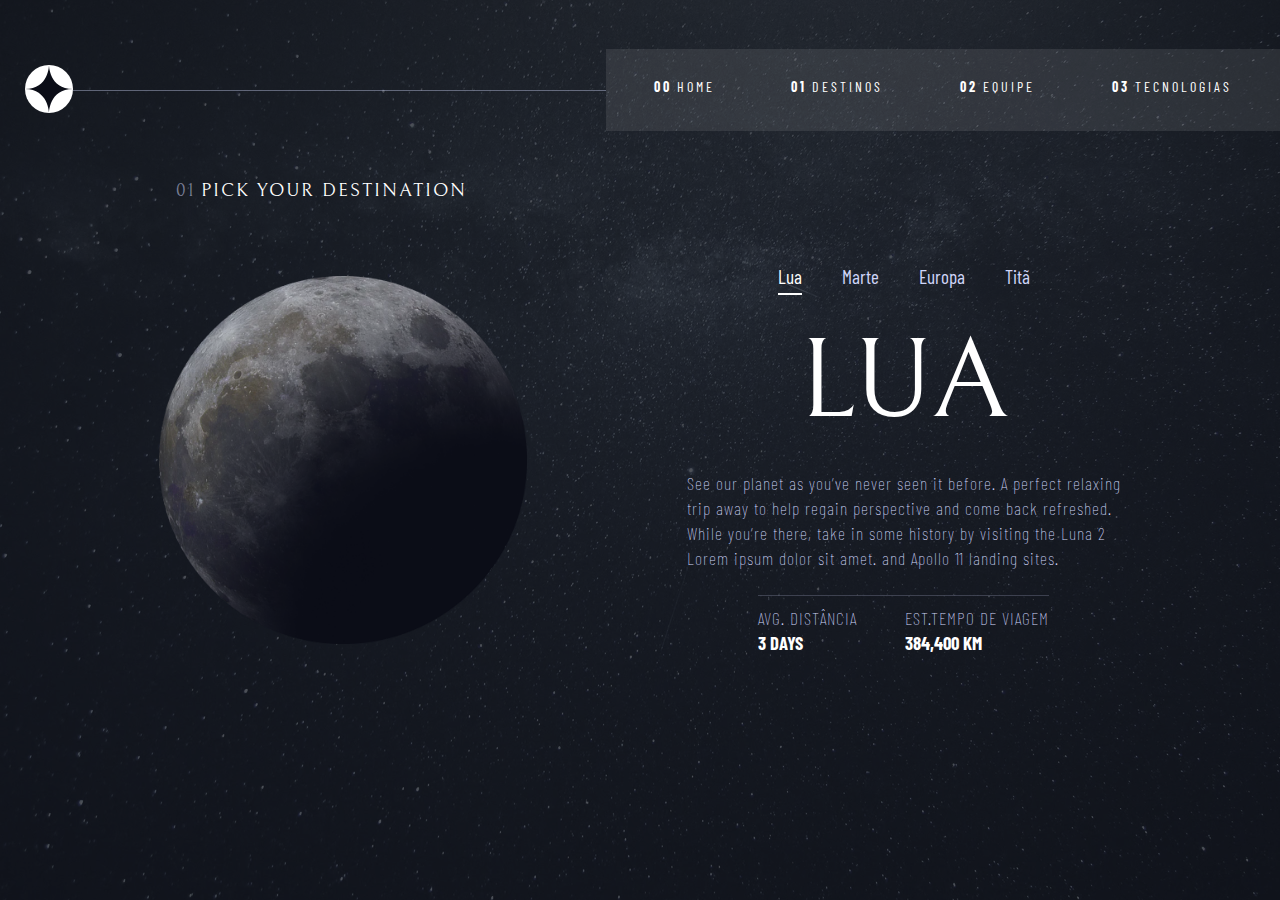
<file: destino.html>
<!DOCTYPE html>
<html lang="en">

<head>
    <meta charset="UTF-8">
    <meta name="viewport" content="width=device-width, initial-scale=1.0">
    <title>Destino</title>

    <link href="https://fonts.googleapis.com/css2?family=Bellefair&display=swap" rel="stylesheet">
    <link rel="stylesheet" href="styles/global.css">
    <link rel="stylesheet" href="styles/destino.css">
</head>

<body>
    <header>
        <nav>
            <div>
                <svg xmlns="http://www.w3.org/2000/svg" width="48" height="48" viewBox="0 0 48 48" fill="none">
                    <circle cx="24" cy="24" r="24" fill="white" />
                    <path fill-rule="evenodd" clip-rule="evenodd"
                        d="M24 0C24 0 24 24 0 24C23.5776 24.1714 24 48 24 48C24 48 24 24 48 24C24 24 24 0 24 0Z"
                        fill="#0B0D17" />
                </svg>
            </div>
            <div class="line-division"></div>
            <div>
                <ul class="menu-bar">
                    <li><a href="index.html"> <strong>00</strong> Home</a></li>
                    <li class="highlight-page"><a href="destino.html"> <strong>01</strong> Destinos</a></li>
                    <li><a href="equipe.html"> <strong>02</strong> Equipe</a></li>
                    <li><a href="tecnologias.html"> <strong>03</strong> Tecnologias</a></li>
                </ul>
            </div>
        </nav>
    </header>
    <main>
            <h3 class="title"><span class="span-numbers">01</span>Pick your destination</h3>
            <div class="container-main" id="lua">
                <img src="assets/img/lua.png" alt="">
                <div class="content">
                    <div class="container-subnavegations">
                        <li class="highlight-li" onclick="mostrarConteudo('lua')">Lua</li>
                        <li onclick="mostrarConteudo('marte')">Marte</li>
                        <li onclick="mostrarConteudo('europa')">Europa</li>
                        <li onclick="mostrarConteudo('tita')">Titã</li>
                    </div>
                    <div>
                        <h1>LUA</h1>
                    </div>
                    <div>
                        <p>See our planet as you’ve never seen it before. A perfect relaxing <br> trip away to help
                            regain
                            perspective and come back refreshed. <br> While you’re there, take in some history by
                            visiting the
                            Luna 2 <br> Lorem ipsum dolor sit amet. and Apollo 11 landing sites.</p>
                    </div>
                    <div class="content-informations">
                        <div>
                            <p>AVG. DISTÂNCIA</p>
                            <h3>3 DAYS</h3>
                        </div>
                        <div>
                            <p>EST.TEMPO DE VIAGEM</p>
                            <h3>384,400 KM</h3>
                        </div>
                    </div>
                </div>
            </div>

            <div class="container-main" id="marte" style="display: none;">
                <img src="assets/img/marte.png" alt="">
                <div class="content">
                    <div class="container-subnavegations">
                        <li onclick="mostrarConteudo('lua')">Lua</li>
                        <li class="highlight-li" onclick="mostrarConteudo('marte')">Marte</li>
                        <li onclick="mostrarConteudo('europa')">Europa</li>
                        <li onclick="mostrarConteudo('tita')">Titã</li>
                    </div>
                    <div>
                        <h1>MARTE</h1>
                    </div>
                    <div>
                        <p>See our planet as you’ve never seen it before. A perfect relaxing <br> trip away to help
                            regain
                            perspective and come back refreshed. <br> While you’re there, take in some history by
                            visiting the
                            Luna 2 <br> Lorem ipsum dolor sit amet. and Apollo 11 landing sites.</p>
                    </div>
                    <div class="content-informations">
                        <div>
                            <p>AVG. DISTÂNCIA</p>
                            <h3>3 DAYS</h3>
                        </div>
                        <div>
                            <p>EST.TEMPO DE VIAGEM</p>
                            <h3>384,400 KM</h3>
                        </div>
                    </div>
                </div>
            </div>

            <div class="container-main" id="europa" style="display: none;">
                <img src="assets/img/europa.png" alt="">
                <div class="content">
                    <div class="container-subnavegations">
                        <li onclick="mostrarConteudo('lua')">Lua</li>
                        <li  onclick="mostrarConteudo('marte')">Marte</li>
                        <li class="highlight-li" onclick="mostrarConteudo('europa')">Europa</li>
                        <li onclick="mostrarConteudo('tita')">Titã</li>
                    </div>
                    <div>
                        <h1>EUROPA</h1>
                    </div>
                    <div>
                        <p>See our planet as you’ve never seen it before. A perfect relaxing <br> trip away to help
                            regain
                            perspective and come back refreshed. <br> While you’re there, take in some history by
                            visiting the
                            Luna 2 <br> Lorem ipsum dolor sit amet. and Apollo 11 landing sites.</p>
                    </div>
                    <div class="content-informations">
                        <div>
                            <p>AVG. DISTÂNCIA</p>
                            <h3>3 DAYS</h3>
                        </div>
                        <div>
                            <p>EST.TEMPO DE VIAGEM</p>
                            <h3>384,400 KM</h3>
                        </div>
                    </div>
                </div>
            </div>

            <div class="container-main" id="tita" style="display: none;">
                <img src="assets/img/titan.png" alt="">
                <div class="content">
                    <div class="container-subnavegations">
                        <li onclick="mostrarConteudo('lua')">Lua</li>
                        <li  onclick="mostrarConteudo('marte')">Marte</li>
                        <li onclick="mostrarConteudo('europa')">Europa</li>
                        <li class="highlight-li" onclick="mostrarConteudo('tita')">Titã</li>
                    </div>
                    <div>
                        <h1>TITÃ</h1>
                    </div>
                    <div>
                        <p>See our planet as you’ve never seen it before. A perfect relaxing <br> trip away to help
                            regain
                            perspective and come back refreshed. <br> While you’re there, take in some history by
                            visiting the
                            Luna 2 <br> Lorem ipsum dolor sit amet. and Apollo 11 landing sites.</p>
                    </div>
                    <div class="content-informations">
                        <div>
                            <p>AVG. DISTÂNCIA</p>
                            <h3>3 DAYS</h3>
                        </div>
                        <div>
                            <p>EST.TEMPO DE VIAGEM</p>
                            <h3>384,400 KM</h3>
                        </div>
                    </div>
                </div>
            </div>
    </main>
</body>
<script>
    function mostrarConteudo(destino) {
        const destinos = ['lua', 'marte', 'europa', 'tita'];

        for (const d of destinos) {
            const container = document.getElementById(d);
            if (d === destino) {
                container.style.display = 'flex';
            } else {
                container.style.display = 'none';
            }
        }
    }
</script>

</html>
</file>
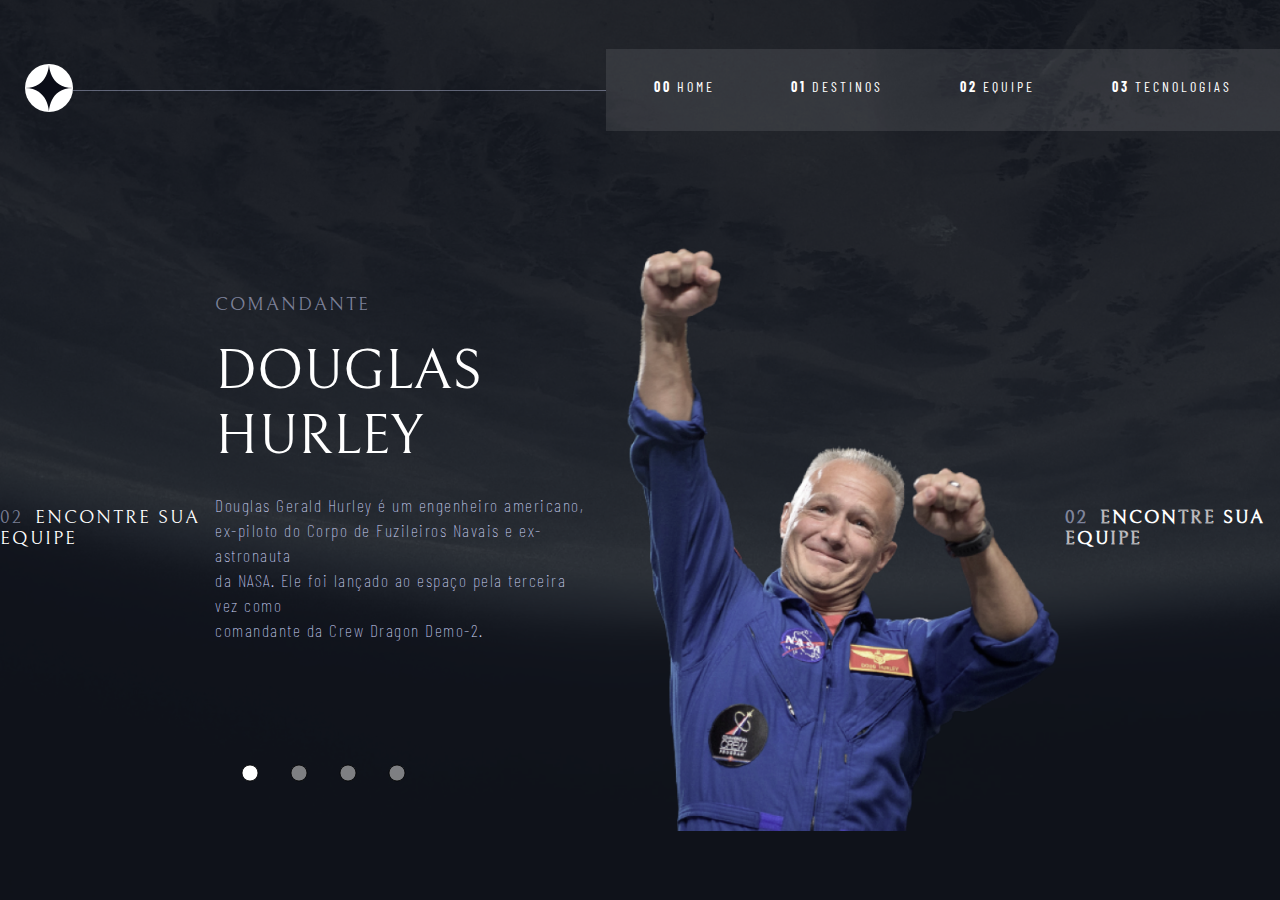
<file: equipe.html>
<!DOCTYPE html>
<html lang="pt-br">

<head>
    <meta charset="UTF-8">
    <meta name="viewport" content="width=device-width, initial-scale=1.0">
    <title>Nossa Equipe</title>
    <link href="https://fonts.googleapis.com/css2?family=Bellefair&display=swap" rel="stylesheet">
    <link rel="stylesheet" href="styles/global.css">
    <link rel="stylesheet" href="styles/equipe.css">
</head>

<body>
    <header>
        <nav>
            <div>
                <svg xmlns="http://www.w3.org/2000/svg" width="48" height="48" viewBox="0 0 48 48" fill="none">
                    <circle cx="24" cy="24" r="24" fill="white" />
                    <path fill-rule="evenodd" clip-rule="evenodd"
                        d="M24 0C24 0 24 24 0 24C23.5776 24.1714 24 48 24 48C24 48 24 24 48 24C24 24 24 0 24 0Z"
                        fill="#0B0D17" />
                </svg>
            </div>
            <div class="line-division"></div>
            <div>
                <ul class="menu-bar">
                    <li><a href="index.html"> <strong>00</strong> Home</a></li>
                    <li><a href="destino.html"> <strong>01</strong> Destinos</a></li>
                    <li class="highlight-page"><a href="equipe.html"> <strong>02</strong> Equipe</a></li>
                    <li><a href="tecnologias.html"> <strong>03</strong> Tecnologias</a></li>
                </ul>
            </div>
        </nav>
    </header>
    <main>
        <div class="container-main" id="container-1" >
            <div class="meet">
                <h3> <span class="span-numbers">02</span> ENCONTRE SUA EQUIPE</h3>
            </div>
            <div class="content-main">
                <div class="container-text">
                    <h3>Comandante</h3>
                    <h1>DOUGLAS HURLEY</h1>
                    <p>Douglas Gerald Hurley é um engenheiro americano, <br>ex-piloto do Corpo de Fuzileiros Navais e
                        ex-astronauta<br> da NASA. Ele foi lançado ao espaço pela terceira vez como <br>comandante da
                        Crew Dragon Demo-2.</p>
                </div>
                <div class="inputs">
                    <svg xmlns="http://www.w3.org/2000/svg" class="navigation-button active" width="20"  viewBox="0 0 50 50" onclick="mostrarConteudo(1)">
                        <circle cx="25" cy="25" r="20" fill="white" stroke="black" stroke-width="2"/>
                    </svg>
                    
                    <svg xmlns="http://www.w3.org/2000/svg" class="navigation-button" width="20"   viewBox="0 0 50 50" onclick="mostrarConteudo(2)">
                        <circle cx="25" cy="25" r="20" fill="#CCCCCC" stroke="black" stroke-width="2"/>
                    </svg>
                    
                    <svg xmlns="http://www.w3.org/2000/svg" class="navigation-button" width="20"  viewBox="0 0 50 50" onclick="mostrarConteudo(3)">
                        <circle cx="25" cy="25" r="20" fill="#CCCCCC" stroke="black" stroke-width="2"/>
                    </svg>
                    
                    <svg xmlns="http://www.w3.org/2000/svg" class="navigation-button" width="20"  viewBox="0 0 50 50" onclick="mostrarConteudo(4)">
                        <circle cx="25" cy="25" r="20" fill="#CCCCCC" stroke="black" stroke-width="2"/>
                    </svg>                    
                </div>
            </div>
            <div>
                <img src="assets/img/douglas.png" alt="">
            </div>
            <div class="meet2">
                <h3> <span class="span-numbers">02</span> ENCONTRE SUA EQUIPE</h3>
            </div>
        </div> 

        <div class="container-main" id="container-2" style="display: none;">
            <div class="content-main">
                <div class="meet">
                    <h3> <span class="span-numbers">02</span> ENCONTRE SUA EQUIPE</h3>
                </div>
                <div class="container-text">
                    <h3>Comandante</h3>
                    <h1>DOUGLAS HURLEY</h1>
                    <p>Douglas Gerald Hurley é um engenheiro americano, <br>ex-piloto do Corpo de Fuzileiros Navais e
                        ex-astronauta<br> da NASA. Ele foi lançado ao espaço pela terceira vez como <br>comandante da
                        Crew Dragon Demo-2.</p>
                </div>
                <div class="inputs">
                    <svg xmlns="http://www.w3.org/2000/svg" class="navigation-button" width="20"   viewBox="0 0 50 50" onclick="mostrarConteudo(1)">
                        <circle cx="25" cy="25" r="20" fill="#CCCCCC" stroke="black" stroke-width="2"/>
                    </svg>
                    
                    <svg xmlns="http://www.w3.org/2000/svg" class="navigation-button active" width="20"  viewBox="0 0 50 50" onclick="mostrarConteudo(2)">
                        <circle cx="25" cy="25" r="20" fill="white" stroke="black" stroke-width="2"/>
                    </svg>
                    
                    <svg xmlns="http://www.w3.org/2000/svg" class="navigation-button" width="20"  viewBox="0 0 50 50" onclick="mostrarConteudo(3)">
                        <circle cx="25" cy="25" r="20" fill="#CCCCCC" stroke="black" stroke-width="2"/>
                    </svg>
                    
                    <svg xmlns="http://www.w3.org/2000/svg" class="navigation-button" width="20"  viewBox="0 0 50 50" onclick="mostrarConteudo(4)">
                        <circle cx="25" cy="25" r="20" fill="#CCCCCC" stroke="black" stroke-width="2"/>
                    </svg>                    
                </div>
            </div>
            <div>
                <img src="assets/img/mark.png" alt="">
            </div>
            <div class="meet2">
                <h3> <span class="span-numbers">02</span> ENCONTRE SUA EQUIPE</h3>
            </div>
        </div> 

        <div class="container-main" id="container-3" style="display: none;">
            <div class="meet">
                <h3> <span class="span-numbers">02</span> ENCONTRE SUA EQUIPE</h3>
            </div>
            <div class="content-main">
                <div class="container-text">
                    <h3>Comandante</h3>
                    <h1>DOUGLAS HURLEY</h1>
                    <p>Douglas Gerald Hurley é um engenheiro americano, <br>ex-piloto do Corpo de Fuzileiros Navais e
                        ex-astronauta<br> da NASA. Ele foi lançado ao espaço pela terceira vez como <br>comandante da
                        Crew Dragon Demo-2.</p>
                </div>
                <div class="inputs">
                    <svg xmlns="http://www.w3.org/2000/svg" class="navigation-button" width="20"   viewBox="0 0 50 50" onclick="mostrarConteudo(1)">
                        <circle cx="25" cy="25" r="20" fill="#CCCCCC" stroke="black" stroke-width="2"/>
                    </svg>
                    
                    <svg xmlns="http://www.w3.org/2000/svg" class="navigation-button" width="20"   viewBox="0 0 50 50" onclick="mostrarConteudo(2)">
                        <circle cx="25" cy="25" r="20" fill="#CCCCCC" stroke="black" stroke-width="2"/>
                    </svg>
                    
                    <svg xmlns="http://www.w3.org/2000/svg" class="navigation-button active" width="20"  viewBox="0 0 50 50" onclick="mostrarConteudo(3)">
                        <circle cx="25" cy="25" r="20" fill="white" stroke="black" stroke-width="2"/>
                    </svg>
                    
                    <svg xmlns="http://www.w3.org/2000/svg" class="navigation-button" width="20"  viewBox="0 0 50 50" onclick="mostrarConteudo(4)">
                        <circle cx="25" cy="25" r="20" fill="#CCCCCC" stroke="black" stroke-width="2"/>
                    </svg>                    
                </div>
                <div>
                    <img src="assets/img/victor.png" alt="">
                </div>
                <div class="meet2">
                    <h3> <span class="span-numbers">02</span> ENCONTRE SUA EQUIPE</h3>
                </div>
                
            </div>
           
        </div> 

        <div class="container-main" id="container-4" style="display: none;">
            <div class="content-main">
                <div class="meet">
                    <h3> <span class="span-numbers">02</span> ENCONTRE SUA EQUIPE</h3>
                </div>
                <div class="container-text">
                    <h3>Comandante</h3>
                    <h1>DOUGLAS HURLEY</h1>
                    <p>Douglas Gerald Hurley é um engenheiro americano, <br>ex-piloto do Corpo de Fuzileiros Navais e
                        ex-astronauta<br> da NASA. Ele foi lançado ao espaço pela terceira vez como <br>comandante da
                        Crew Dragon Demo-2.</p>
                </div>
                <div class="inputs">
                    <svg xmlns="http://www.w3.org/2000/svg" class="navigation-button" width="20"   viewBox="0 0 50 50" onclick="mostrarConteudo(1)">
                        <circle cx="25" cy="25" r="20" fill="#CCCCCC" stroke="black" stroke-width="2"/>
                    </svg>
                    
                    <svg xmlns="http://www.w3.org/2000/svg" class="navigation-button" width="20"   viewBox="0 0 50 50" onclick="mostrarConteudo(2)">
                        <circle cx="25" cy="25" r="20" fill="#CCCCCC" stroke="black" stroke-width="2"/>
                    </svg>
                    
                    <svg xmlns="http://www.w3.org/2000/svg" class="navigation-button" width="20"  viewBox="0 0 50 50" onclick="mostrarConteudo(3)">
                        <circle cx="25" cy="25" r="20" fill="#CCCCCC" stroke="black" stroke-width="2"/>
                    </svg>
                    
                    <svg xmlns="http://www.w3.org/2000/svg" class="navigation-button active" width="20"  viewBox="0 0 50 50" onclick="mostrarConteudo(4)">
                        <circle cx="25" cy="25" r="20" fill="white" stroke="black" stroke-width="2"/>
                    </svg>
                                     
                </div>
            </div>
            <div>
                <img src="assets/img/woman.png" alt="">
            </div>
            <div class="meet2">
                <h3> <span class="span-numbers">02</span> ENCONTRE SUA EQUIPE</h3>
            </div>
        </div> 
    </main>
    <script>
        function mostrarConteudo(containerId) {
            const containers = document.querySelectorAll('.container-main');

            containers.forEach(container => {
                container.style.display = 'none';
            });

            const container = document.getElementById(`container-${containerId}`);
            const button = document.querySelector(`.buttons[data-container="${containerId}"]`);

            if (container) {
                container.style.display = 'flex';
                button.style.backgroundColor = 'white';
            }
        }
    </script>
</body>

</html>
</file>
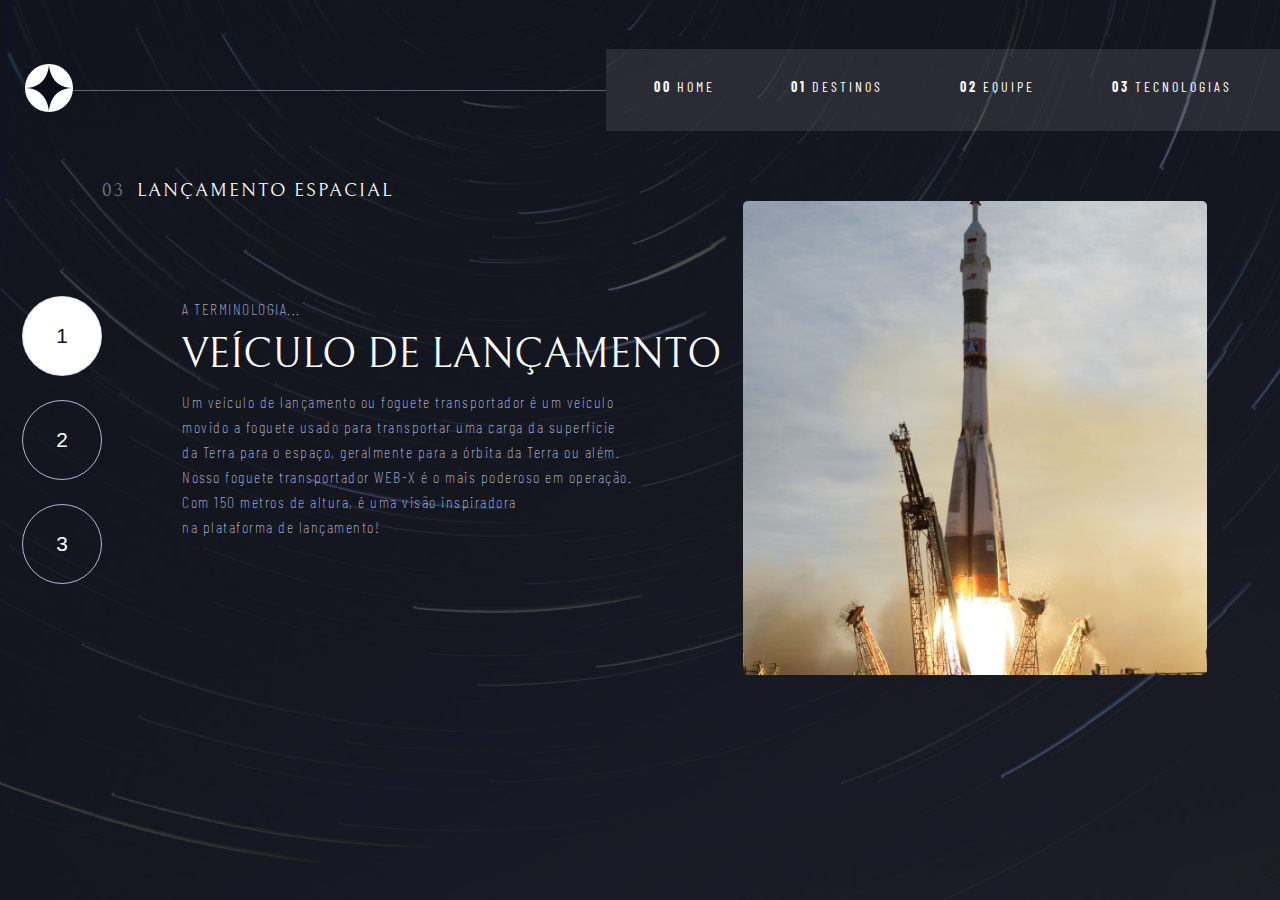
<file: tecnologias.html>
<!DOCTYPE html>
<html lang="en">

<head>
    <meta charset="UTF-8">
    <meta name="viewport" content="width=device-width, initial-scale=1.0">
    <title>Tecnologias</title>
    <link rel="stylesheet" href="styles/global.css">
    <link rel="stylesheet" href="styles/tecnologias.css">
</head>

<body>
    <header>
        <nav>
            <div>
                <svg xmlns="http://www.w3.org/2000/svg" width="48" height="48" viewBox="0 0 48 48" fill="none">
                    <circle cx="24" cy="24" r="24" fill="white" />
                    <path fill-rule="evenodd" clip-rule="evenodd"
                        d="M24 0C24 0 24 24 0 24C23.5776 24.1714 24 48 24 48C24 48 24 24 48 24C24 24 24 0 24 0Z"
                        fill="#0B0D17" />
                </svg>
            </div>
            <div class="line-division"></div>
            <div>
                <ul class="menu-bar">
                    <li><a href="index.html"> <strong>00</strong> Home</a></li>
                    <li><a href="destino.html"> <strong>01</strong> Destinos</a></li>
                    <li><a href="equipe.html"> <strong>02</strong> Equipe</a></li>
                    <li class="highlight-page"><a href="tecnologias.html"> <strong>03</strong> Tecnologias</a></li>
                </ul>
            </div>
        </nav>
    </header>
    <main>
        <h3 class="title"> <span class="span-numbers">03 </span> LANÇAMENTO ESPACIAL</h3>

        <div class="container-main" id="container-1">
            <div class="repair-content">
                <div class="container-text">
                    <p>A TERMINOLOGIA...</p>
                    <h1>VEÍCULO DE LANÇAMENTO</h1>
                    <p>Um veículo de lançamento ou foguete transportador é um veículo <br> movido a foguete usado para
                        transportar uma carga da superfície <br> da Terra para o espaço, geralmente para a órbita da
                        Terra
                        ou além. <br>
                        Nosso foguete transportador WEB-X é o mais poderoso em operação. <br> Com 150 metros de altura,
                        é
                        uma visão
                        inspiradora <br> na plataforma de lançamento!
                    </p>
                </div>
                <div class="container-buttons">
                    <button type="button" class="buttons  highlight-button" onclick="mostrarConteudo(1)"> 1 </button>
                    <button type="button" class="buttons " onclick="mostrarConteudo(2)"> 2 </button>
                    <button type="button" class="buttons" onclick="mostrarConteudo(3)"> 3 </button>
                </div>
            </div>
            <div class="container-img container-img1">
                <img src="assets/img/foguete.png" alt="foguete">
            </div>

        </div>
        <div class="container-main" id="container-2" style="display: none;">
            <div class="repair-content">
                <div class="container-text">
                    <p>A TERMINOLOGIA...</p>
                    <h1>VEÍCULO DE LANÇAMENTO</h1>
                    <p>Um veículo de lançamento ou foguete transportador é um veículo <br> movido a foguete usado para
                        transportar uma carga da superfície <br> da Terra para o espaço, geralmente para a órbita da
                        Terra
                        ou além. <br>
                        Nosso foguete transportador WEB-X é o mais poderoso em operação. <br> Com 150 metros de altura,
                        é
                        uma visão
                        inspiradora <br> na plataforma de lançamento!
                    </p>
                </div>
                <div class="container-buttons">
                    <button type="button" class="buttons " onclick="mostrarConteudo(1)"> 1 </button>
                    <button type="button" class="buttons highlight-button" onclick="mostrarConteudo(2)"> 2 </button>
                    <button type="button" class="buttons" onclick="mostrarConteudo(3)"> 3 </button>
                </div>
            </div>
            <div class="container-img container-img2">
                <img src="assets/img/spaceport.jpg" alt="Terra vista do espaço">
            </div>

        </div>
        <div class="container-main" id="container-3" style="display: none;">
            <div class="repair-content">
                <div class="container-text">
                    <p>A TERMINOLOGIA...</p>
                    <h1>CAPSULA DO ESPAÇO</h1>
                    <p>Um veículo de lançamento ou foguete transportador é um veículo <br> movido a foguete usado para
                        transportar uma carga da superfície <br> da Terra para o espaço, geralmente para a órbita da
                        Terra
                        ou além. <br>
                        Nosso foguete transportador WEB-X é o mais poderoso em operação. <br> Com 150 metros de altura,
                        é
                        uma visão
                        inspiradora <br> na plataforma de lançamento!
                    </p>
                </div>
                <div class="container-buttons">
                    <button type="button" class="buttons " onclick="mostrarConteudo(1)"> 1 </button>
                    <button type="button" class="buttons " onclick="mostrarConteudo(2)"> 2 </button>
                    <button type="button" class="buttons highlight-button" onclick="mostrarConteudo(3)"> 3 </button>
                </div>
            </div>
            <div class="container-img container-img3">
                <img src="assets/img/capsula.png" alt="Capsula">
            </div>
        </div>
    </main>
    <script>
        function mostrarConteudo(containerId) {
            const containers = document.querySelectorAll('.container-main');

            containers.forEach(container => {
                container.style.display = 'none';
            });

            const container = document.getElementById(`container-${containerId}`);
            if (container) {
                container.style.display = 'flex';            }

        }
    </script>
</body>

</html>
</file>
<file: styles/global.css>
@import url('https://fonts.googleapis.com/css2?family=Barlow+Condensed&family=Bellefair&display=swap');
*{
    margin: 0;
    padding: 0;
    box-sizing: border-box;
}
main{
    height: 80vh;
}
svg{
    margin-left: 25px;
}
nav {
    position: relative;
    display: flex;
    justify-content: space-between;
    align-items: center;
    height: 20vh;
    max-width: 100%;
}
.menu-bar {
    display: flex;
    gap: 6vw;
    padding: 1.8rem 3rem 1.8rem 3rem;
    background: rgba(255, 255, 255, 0.096);
    list-style: none;

}
.line-division{
    width: 100%;
    height: 1px;
    background-color: #d0d6f966;
}

.menu-bar a {
    display: flex;
    gap: 5px;
    color: #FFF;
    font-family: Barlow Condensed;
    font-size: 14px;
    font-weight: 400;
    line-height: normal;
    letter-spacing: 3px;
    text-transform: uppercase;
    text-decoration: none;
}
.menu-bar a:hover{
    color: #ffffff83;
}
.span-numbers{
    color: #d0d6f98a;
    padding-right: 5px;
}

/* destaques*/

.highlight-page {
    position: relative;
    padding-bottom: 8px;
}

.highlight-page::after {
    content: '';
    display: block;
    border-bottom: 2px solid #D0D6F9; 
    width: 0; 
    position: absolute;
    left: 0;
    bottom: 0;
    animation: slideIn 1s ease-out forwards; 
    
}
.menu-icon {
    display: none;
    font-size: 45px;
    margin-right: 30px;
    cursor: pointer;
    color: #D0D6F9;
    transition: transform 0.3s ease-in-out;
}
.menu-icon.active {
    transform: rotate(90deg);
}
@keyframes slideIn {
    0% {
        width: 0; 
    }
    100% {
        width: 100%; 
    }
}

@media (max-width: 600px) {
    .menu-bar{
        flex-wrap: wrap;
    }
}
</file>
<file: styles/destino.css>
body{
    background-image: url(../assets/img/fundo-destinos.png);
    background-color: #131720;
    background-size: cover;
    background-repeat: no-repeat;
    background-attachment: fixed;
    font-family: Barlow Condensed;
    color: #ffffff;
}
main{
    width: 100%;
}
.title{
    color: #ffffff;
    font-weight: 300;
    letter-spacing: 2px;
    margin: 0 0 4rem 11rem;
    font-family: Bellefair;
    text-transform: uppercase;
}
img{
    width: 23rem;
}
.container-main{
    display: flex;
    position: absolute;
    align-items: center;
    justify-content: space-evenly;
    width: 100%;
    max-height: 100%;
}
.content{
    display: flex;
    flex-direction: column;
    justify-content: center;
    align-items: center;
    gap: 1.5rem;
}
.container-subnavegations{
    display: flex;
    gap: 2.5rem;
 
}

.container-subnavegations li{
    list-style: none;
    color: #D0D6F9;
    text-decoration: none;
    font-weight: 400;
    font-size: 1.2rem;
    cursor: pointer;
}

.container-subnavegations li:hover{
    border-bottom: #d0d6f9b6 solid 2px;
    padding-bottom: 5px;
    color: #ffffff92;
    transition: .1s;
}
.content-informations{
    display: flex;
    gap: 3rem;
    border-top: solid 1px #d0d6f937;
    padding-top: 10px;

}

/*destaques*/
.container-subnavegations .highlight-li{
    color: #ffffff;
    border-bottom: 2px solid #ffffff;
    padding-bottom: 5px;
}
h1{
    font-family: Bellefair;
    font-weight: 400;
    font-size: 7em;
}
p{
    color: #D0D6F9;
    font-family: Barlow Condensed;
    font-size: 1.1rem;
    font-weight: 100;
    line-height: 25px;
    letter-spacing: 1px;
}
@media (max-width: 800px) {
    main{
        margin-bottom: 50px;
    }
    .container-main{
        flex-direction: column;
        text-align: center;
       
    }
    .title{
        margin: 0 0 50px 25px;
    }
    img{
        margin-bottom: 50px;
    }
}
</file>
<file: styles/equipe.css>
body{
    background-image: url(../assets/img/fundo-equipe.png);
    background-color: #131720;
    background-repeat: no-repeat;
    background-attachment: fixed;
    background-size: cover;
    color: #fff;
}
main{
    display: flex;
    justify-content: center;
    align-items: center;
    gap: 3rem;
}
main img
{
    width: 480px;
    height: 585px;
}
.container-main{
    position: absolute;
    display: flex;
    align-items: center;
    justify-content: center;
}
.content-main{
    display: flex;
    flex-direction: column;
    gap: 6rem;
 }


.meet .meet2{
    font-family: Barlow Condensed;
}
.meet h3, .meet2{
    color: #ffffff;
    font-weight: 300;
    letter-spacing: 2px;
    font-family: Bellefair;
}
.container-text h1, h3, p{
    padding-bottom: 1.5rem;
}
.container-text h3{
    color: #d0d6f98a;
    font-family: Bellefair;
    text-transform: uppercase;
    font-weight: 400;
    letter-spacing: 2px;

}
.container-text h1{
    font-weight: 500;
    font-size: 56px;
    font-family: Bellefair;
}
.container-text p{
    color: #D0D6F9;
    font-family: Barlow Condensed;
    font-size: 1.1rem;
    font-weight: 100;
    line-height: 25px;
    letter-spacing: 1.5px;
}
.inputs input{
    margin-right: 10px ;   
}
/*Nevagations*/
.navigation-button {
    cursor: pointer;
}

.navigation-button.active circle {
    fill: white;
}

.navigation-button:not(.active) circle {
    fill: #cccccc96; 
}

@media (max-width: 800px) {
    main img{
        width: 90%;
        height: 80%;
    }
    .container-main{
        flex-direction: column-reverse;
        text-align: center;
    }
    .meet{
        display: none;
    }
}
</file>
<file: styles/tecnologias.css>
body{
    background-image: url(../assets/img/fundo-tecnologias.png);
    background-color: #131720;
    background-attachment: fixed;
    background-size: cover;
    font-family: Bellefair;
    max-width: 100%;
    height: 100vh;
}

img{
    width: 90%;
    height: 90%;
    border-radius: 5px;
}
.title{
    color: #ffffff;
    font-weight: 300;
    letter-spacing: 2px;
    margin-left: 8vw;
}
.container-main{
    width: 100%;
    display: flex;
    justify-content: space-evenly;
    align-items: center;
}
.repair-content{
    display: flex;
    flex-direction: row-reverse;
    gap: 5rem;
}



.container-buttons
.container-text h3{
    color: #d0d6f9;
    font-weight: 300;
    letter-spacing: 2px;
}
.container-text h1{
    font-weight: 400;
    font-size: 2.6rem;
    color: #ffffff;
    margin: 10px 0 10px 0;
}
.container-text p{
    color: #D0D6F9;
    font-family: Barlow Condensed;
    font-size: 100%;
    font-weight: 100;
    line-height: 25px;
    letter-spacing: 1.5px;
}

/*botoes*/
.container-buttons {
    display: flex;
    flex-direction: column;
    align-items: center;
    justify-content: center;
    gap: 1.5rem;
}

.buttons {
    width: 5rem;
    height: 5rem;
    font-size: 1.3rem;
    border-radius: 50%;
    background-color: transparent;
    border: solid 1px #d0d6f9d4;
    color: #ffffff;
    cursor: pointer;
}

.buttons:hover{
    background-color: #ffffff;
    color: #131720;
    transition: 0.7s;
}
.highlight-button{
    background-color: #ffffff;
    color: #131720;
}

/*Media query*/
@media (max-width:1024px) {
    
 }
 @media (max-width: 800px) {
    .container-main{
        flex-direction: column-reverse;
        text-align: center;
    }
    img{
        display: none;
     }
    .title{
        margin-bottom: 4rem;
    }
    .repair-content{
        flex-direction: column-reverse;
        margin-bottom: 50px;

    }
    .container-buttons{
        padding-top: 30px;
        flex-direction: row;
    }
   
    .container-img{
        width: 100%;
        height: 40vh;
        background-repeat: no-repeat;
        background-size: cover;
    }
    .container-img1{
        background-image: url(../assets/img/foguete.png);
        background-position: center 80%;
    }
    .container-img2{
        background-image: url(../assets/img/spaceport-fundo.jpg);
    }
    .container-img3{
        background-image: url(../assets/img/capsula-fundo.jpg);
    }
 }
 @media (max-width: 600px) {
    .menu-bar{
        flex-wrap: wrap;
    }
    .container-img{
        background-position: center;
    }
    
}
</file>
